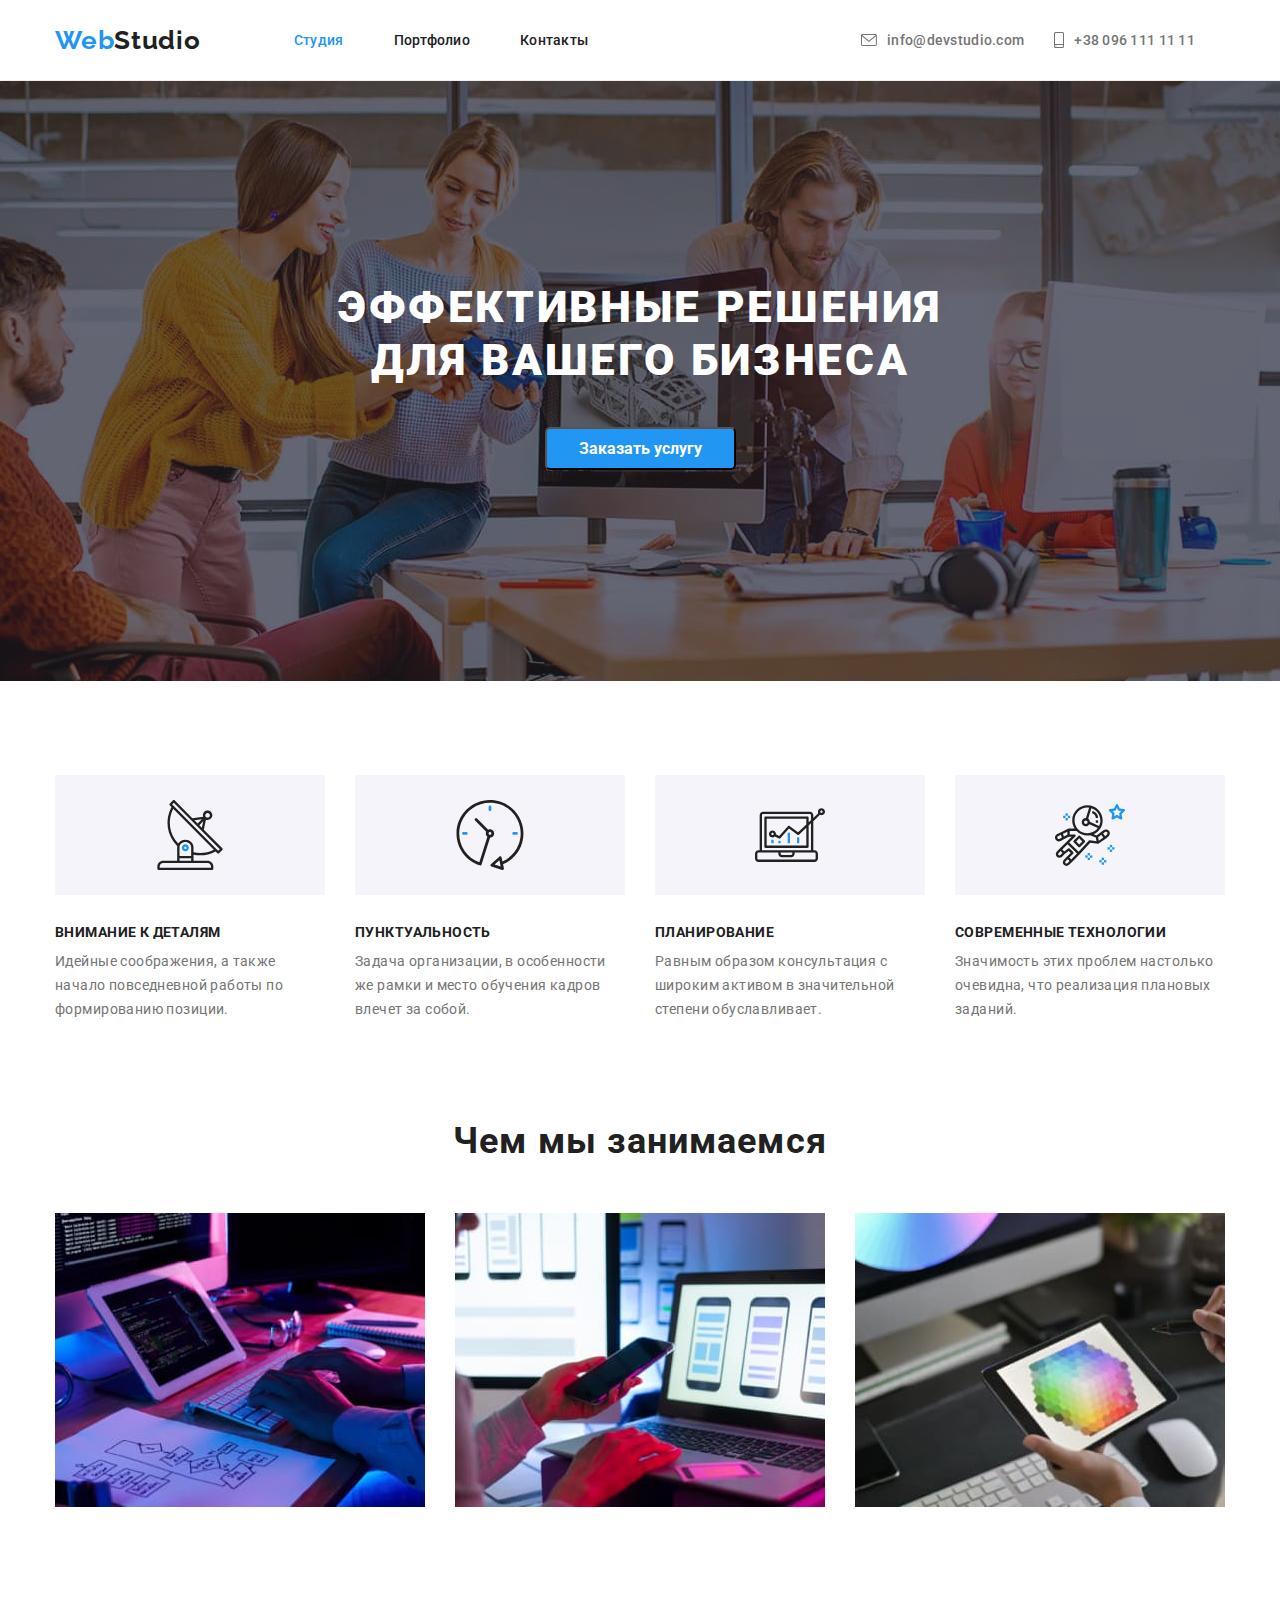
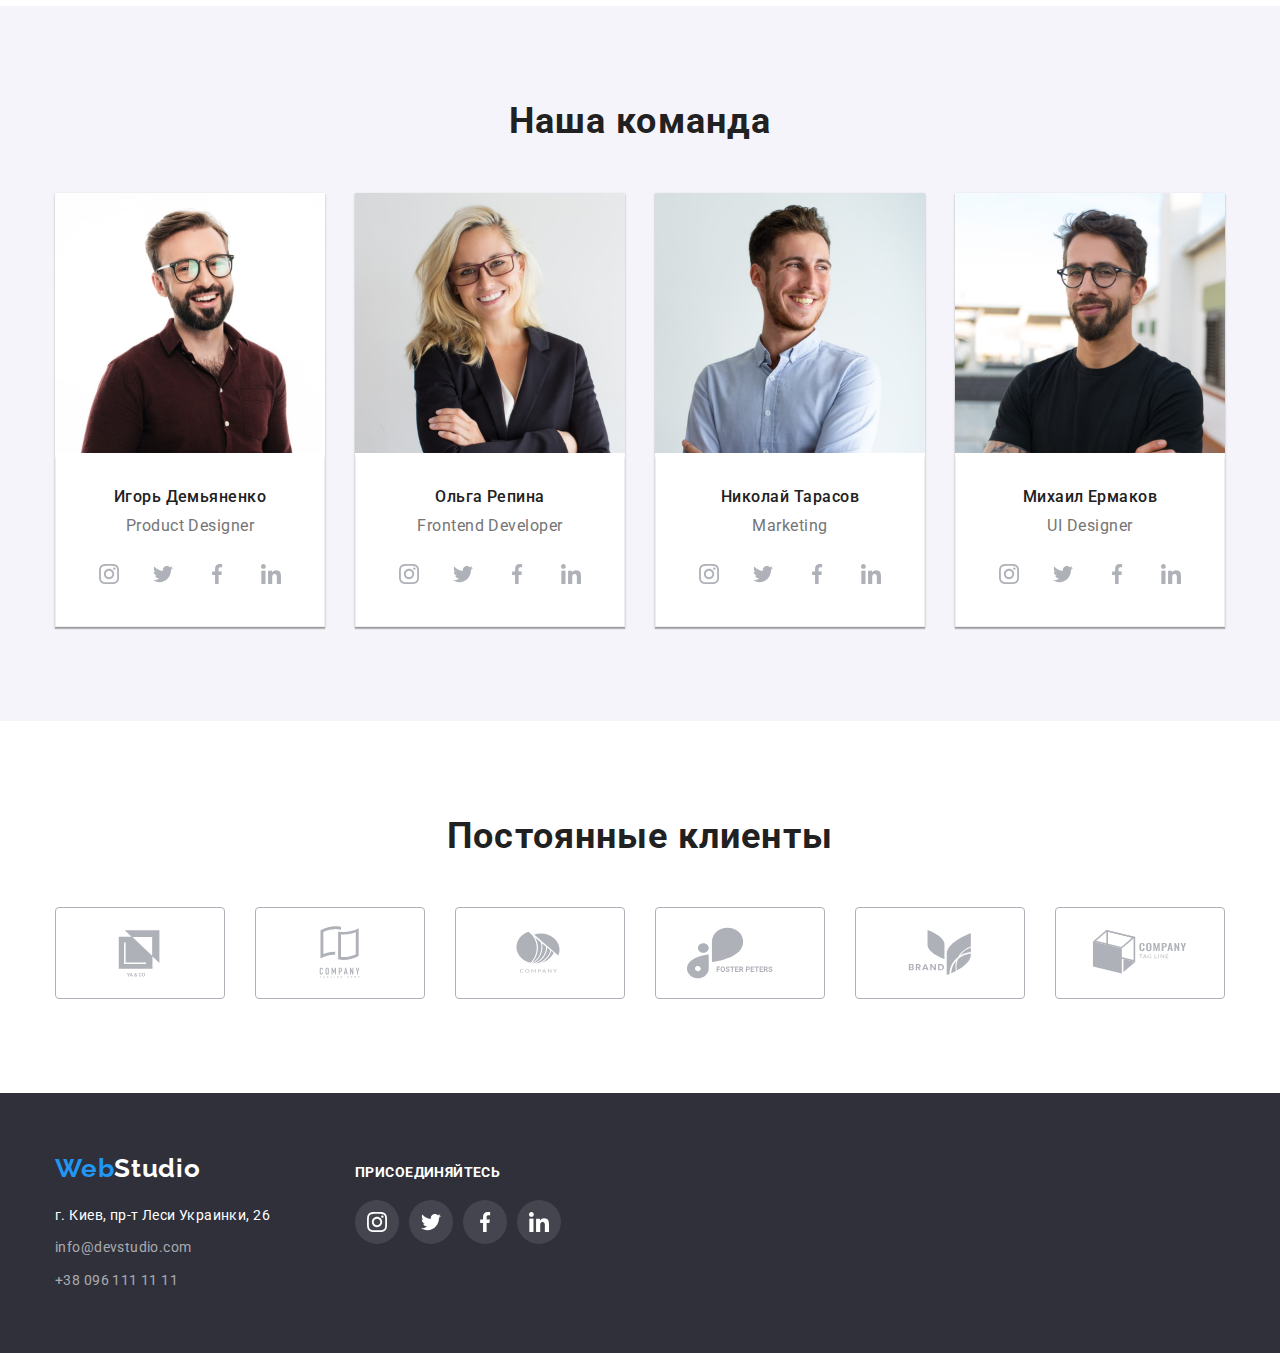
<file: index.html>
<!DOCTYPE html>
<html lang="en">
  <head>
    <meta charset="UTF-8" />
    <meta http-equiv="X-UA-Compatible" content="IE=edge" />
    <meta name="viewport" content="width=device-width, initial-scale=1.0" />
    <title>Document</title>
    <link
      rel="stylesheet"
      href="https://cdnjs.cloudflare.com/ajax/libs/modern-normalize/1.1.0/modern-normalize.min.css"
    />
    <link rel="stylesheet" href="./css/styles.css" />
    <link rel="preconnect" href="https://fonts.googleapis.com" />
    <link rel="preconnect" href="https://fonts.gstatic.com" crossorigin />
    <link
      href="https://fonts.googleapis.com/css2?family=Raleway:wght@700&family=Roboto:wght@400;500;700;900&display=swap"
      rel="stylesheet"
    />
  </head>
  <body>
    <header>
      <div class="container all-nav">
        <nav class="main-nav">
          <a class="class-header-logo" href
            >Web
            <span class="second-class">Studio</span>
          </a>

          <ul class="site-nav list">
            <li class="item"><a href=" " class="link current">Студия</a></li>
            <li class="item">
              <a href="./portfolio.html" class="link">Портфолио</a>
            </li>
            <li class="item"><a href=" " class="link">Контакты</a></li>
          </ul>
        </nav>

        <ul class="header-contacts list">
          <li class="header-contact-list-item">
            <a href="mailto:info@devstudio.com" class="head-contact-link">
              <svg class="mail-icon" width="16" height="12">
                <use href="images/icons.svg#icon-envelope"></use>
              </svg>
              info@devstudio.com</a
            >
          </li>
          <li class="header-contact-list-item">
            <a href="tel:+380961111111" class="head-contact-link">
              <svg class="mail-icon" width="10" height="16">
                <use href="images/icons.svg#icon-smartphone"></use>
              </svg>
              +38 096 111 11 11</a
            >
          </li>
        </ul>
      </div>
    </header>

    <main>
      <section class="hero">
        <div class="container">
          <h1 class="hero-title">
            Эффективные решения<br />для вашего бизнеса
          </h1>
          <button type="button" class="button main">Заказать услугу</button>
        </div>
      </section>

      <section class="second section">
        <div class="container worker-info">
          <h2 hidden>Детали секции</h2>
          <ul class="section-list list">
            <li class="section-info icon-first">
              <h3 class="title">Внимание к деталям</h3>
              <p class="info-title">
                Идейные соображения, а также начало повседневной работы по
                формированию позиции.
              </p>
            </li>

            <li class="section-info icon-second">
              <h3 class="title">Пунктуальность</h3>
              <p class="info-title">
                Задача организации, в особенности же рамки и место обучения
                кадров влечет за собой.
              </p>
            </li>

            <li class="section-info icon-third">
              <h3 class="title">Планирование</h3>
              <p class="info-title">
                Равным образом консультация с широким активом в значительной
                степени обуславливает.
              </p>
            </li>

            <li class="section-info icon-fourth">
              <h3 class="title">Современные технологии</h3>
              <p class="info-title">
                Значимость этих проблем настолько очевидна, что реализация
                плановых заданий.
              </p>
            </li>
          </ul>
        </div>
      </section>

      <section class="third-section">
        <div class="container info-activity">
          <h2 class="activity">Чем мы занимаемся</h2>
          <ul class="photos list">
            <li class="photo-section">
              <img
                src="./images/img111.jpg"
                alt="Печатает на клавиатуре"
                width="370"
                height="294"
              />
            </li>
            <li class="photo-section">
              <img
                src="./images/img222.jpg"
                alt="Телефон и компьютер"
                width="370"
                height="294"
              />
            </li>
            <li class="photo-section">
              <img
                src="./images/img333.jpg"
                alt="3D макет"
                width="370"
                height="294"
              />
            </li>
          </ul>
        </div>
      </section>

      <section class="section-team section">
        <div class="container">
          <h2 class="our-team">Наша команда</h2>
          <ul class="team-info list">
            <li class="team-worker">
              <img
                src="./images/ihor1.jpg"
                alt="Фото работника"
                width="270"
                height="260"
              />
              <div class="team">
                <h3 class="worker">Игорь Демьяненко</h3>
                <p class="profession">Product Designer</p>
                <ul class="team-list-icon list">
                  <li class="team-item-icon">
                    <a href="" class="team-link-icon">
                      <svg class="team-icon" width="20" height="20">
                        <use href="images/icons.svg#icon-inst-main"></use>
                      </svg>
                    </a>
                  </li>
                  <li class="team-item-icon">
                    <a href="" class="team-link-icon">
                      <svg class="team-icon" width="20" height="20">
                        <use href="images/icons.svg#icon-twitter-main"></use>
                      </svg>
                    </a>
                  </li>
                  <li class="team-item-icon">
                    <a href="" class="team-link-icon">
                      <svg class="team-icon" width="20" height="20">
                        <use href="images/icons.svg#icon-face-main"></use>
                      </svg>
                    </a>
                  </li>
                  <li class="team-item-icon">
                    <a href="" class="team-link-icon">
                      <svg class="team-icon" width="20" height="20">
                        <use href="images/icons.svg#icon-link-main"></use>
                      </svg>
                    </a>
                  </li>
                </ul>
              </div>
            </li>

            <li class="team-worker">
              <img
                src="./images/olha1.jpg"
                alt="Фото работника"
                width="270"
                height="260"
              />
              <div class="team">
                <h3 class="worker">Ольга Репина</h3>
                <p class="profession">Frontend Developer</p>
                <ul class="team-list-icon list">
                  <li class="team-item-icon">
                    <a href="" class="team-link-icon">
                      <svg class="team-icon" width="20" height="20">
                        <use href="images/icons.svg#icon-inst-main"></use>
                      </svg>
                    </a>
                  </li>
                  <li class="team-item-icon">
                    <a href="" class="team-link-icon">
                      <svg class="team-icon" width="20" height="20">
                        <use href="images/icons.svg#icon-twitter-main"></use>
                      </svg>
                    </a>
                  </li>
                  <li class="team-item-icon">
                    <a href="" class="team-link-icon">
                      <svg class="team-icon" width="20" height="20">
                        <use href="images/icons.svg#icon-face-main"></use>
                      </svg>
                    </a>
                  </li>
                  <li class="team-item-icon">
                    <a href="" class="team-link-icon">
                      <svg class="team-icon" width="20" height="20">
                        <use href="images/icons.svg#icon-link-main"></use>
                      </svg>
                    </a>
                  </li>
                </ul>
              </div>
            </li>
            <li class="team-worker">
              <img
                src="./images/nick1.jpg"
                alt="Фото работник"
                width="270"
                height="260"
              />
              <div class="team">
                <h3 class="worker">Николай Тарасов</h3>
                <p class="profession">Marketing</p>
                <ul class="team-list-icon list">
                  <li class="team-item-icon">
                    <a href="" class="team-link-icon">
                      <svg class="team-icon" width="20" height="20">
                        <use href="images/icons.svg#icon-inst-main"></use>
                      </svg>
                    </a>
                  </li>
                  <li class="team-item-icon">
                    <a href="" class="team-link-icon">
                      <svg class="team-icon" width="20" height="20">
                        <use href="images/icons.svg#icon-twitter-main"></use>
                      </svg>
                    </a>
                  </li>
                  <li class="team-item-icon">
                    <a href="" class="team-link-icon">
                      <svg class="team-icon" width="20" height="20">
                        <use href="images/icons.svg#icon-face-main"></use>
                      </svg>
                    </a>
                  </li>
                  <li class="team-item-icon">
                    <a href="" class="team-link-icon">
                      <svg class="team-icon" width="20" height="20">
                        <use href="images/icons.svg#icon-link-main"></use>
                      </svg>
                    </a>
                  </li>
                </ul>
              </div>
            </li>
            <li class="team-worker">
              <img
                src="./images/mick1.jpg"
                alt="Фото работника"
                width="270"
                height="260"
              />
              <div class="team">
                <h3 class="worker">Михаил Ермаков</h3>
                <p class="profession">UI Designer</p>
                <ul class="team-list-icon list">
                  <li class="team-item-icon">
                    <a href="" class="team-link-icon">
                      <svg class="team-icon" width="20" height="20">
                        <use href="images/icons.svg#icon-inst-main"></use>
                      </svg>
                    </a>
                  </li>
                  <li class="team-item-icon">
                    <a href="" class="team-link-icon">
                      <svg class="team-icon" width="20" height="20">
                        <use href="images/icons.svg#icon-twitter-main"></use>
                      </svg>
                    </a>
                  </li>
                  <li class="team-item-icon">
                    <a href="" class="team-link-icon">
                      <svg class="team-icon" width="20" height="20">
                        <use href="images/icons.svg#icon-face-main"></use>
                      </svg>
                    </a>
                  </li>
                  <li class="team-item-icon">
                    <a href="" class="team-link-icon">
                      <svg class="team-icon" width="20" height="20">
                        <use href="images/icons.svg#icon-link-main"></use>
                      </svg>
                    </a>
                  </li>
                </ul>
              </div>
            </li>
          </ul>
        </div>
      </section>

      <section class="section">
        <div class="container clients-container">
          <h3 class="clients-title">Постоянные клиенты</h3>
          <ul class="clients-list list">
            <li class="clients-list-item">
              <a href=" " class="clients-icon">
                <svg class="clients-icon-img" width="170" height="92">
                  <use href="images/icons.svg#icon-logo-first"></use>
                </svg>
              </a>
            </li>
            <li class="clients-list-item">
              <a href=" " class="clients-icon">
                <svg class="clients-icon-img" width="170" height="92">
                  <use href="images/icons.svg#icon-logo-second"></use>
                </svg>
              </a>
            </li>
            <li class="clients-list-item">
              <a href=" " class="clients-icon">
                <svg class="clients-icon-img" width="170" height="92">
                  <use href="images/icons.svg#icon-logo-third"></use>
                </svg>
              </a>
            </li>
            <li class="clients-list-item">
              <a href=" " class="clients-icon">
                <svg class="clients-icon-img" width="170" height="92">
                  <use href="images/icons.svg#icon-logo-fourth"></use>
                </svg>
              </a>
            </li>
            <li class="clients-list-item">
              <a href=" " class="clients-icon">
                <svg class="clients-icon-img" width="170" height="92">
                  <use href="images/icons.svg#icon-logo-fifth"></use>
                </svg>
              </a>
            </li>
            <li class="clients-list-item">
              <a href=" " class="clients-icon">
                <svg class="clients-icon-img" width="170" height="92">
                  <use href="images/icons.svg#icon-logo-sixth"></use>
                </svg>
              </a>
            </li>
          </ul>
        </div>
      </section>
    </main>

    <footer class="site-footer">
      <div class="footer-container container">
            <div>
              <a class="logo-footer link" href="./index.html"
                >Web
                <span class="another-class">Studio</span>
              </a>

               <address class="info">
              <ul class="contact-info list">
                <li class="footer-class">
                  <a
                    href="https://goo.gl/maps/gQr4hHUSBrAV48xG7"
                    class="info-map"
                    >г. Киев, пр-т Леси Украинки, 26</a
                  >
                </li>
                <li class="footer-class">
                  <a href="mailto:info@devstudio.com" class="information"
                    >info@devstudio.com</a
                  >
                </li>
                <li class="footer-class">
                  <a href="tel:+380961111111" class="information"
                    >+38 096 111 11 11</a
                  >
                </li>
              </ul>
            </address>
          </div>

           
            <div class="footer-social-link-wrapper">
            <p class="footer-title">Присоединяйтесь</p>
            <ul class="footer-social-icon list">
              <li class="footer-first">
                <a href="" class="footer-social-link">
                  <svg class="icon-sotial-list-footer" width="20" height="20">
                    <use href="./images/icons.svg#icon-inst-footer"></use>
                  </svg>
                </a>
              </li>
              <li class="footer-first">
                <a href="" class="footer-social-link">
                  <svg class="icon-sotial-list-footer" width="20" height="20">
                    <use href="./images/icons.svg#icon-twitter-footer"></use>
                  </svg>
                </a>
              </li>
              <li class="footer-first">
                <a href="" class="footer-social-link">
                  <svg class="icon-sotial-list-footer" width="20" height="20">
                    <use href="./images/icons.svg#icon-face-footer"></use>
                  </svg>
                </a>
              </li>
              <li class="footer-first">
                <a href="" class="footer-social-link">
                  <svg class="icon-sotial-list-footer" width="20" height="20">
                    <use href="./images/icons.svg#icon-link-footer"></use>
                  </svg>
                </a>
              </li>
            </ul>
          </div>
          </div>
        </div>
      </div>
    </footer>
  </body>
</html>
</file>
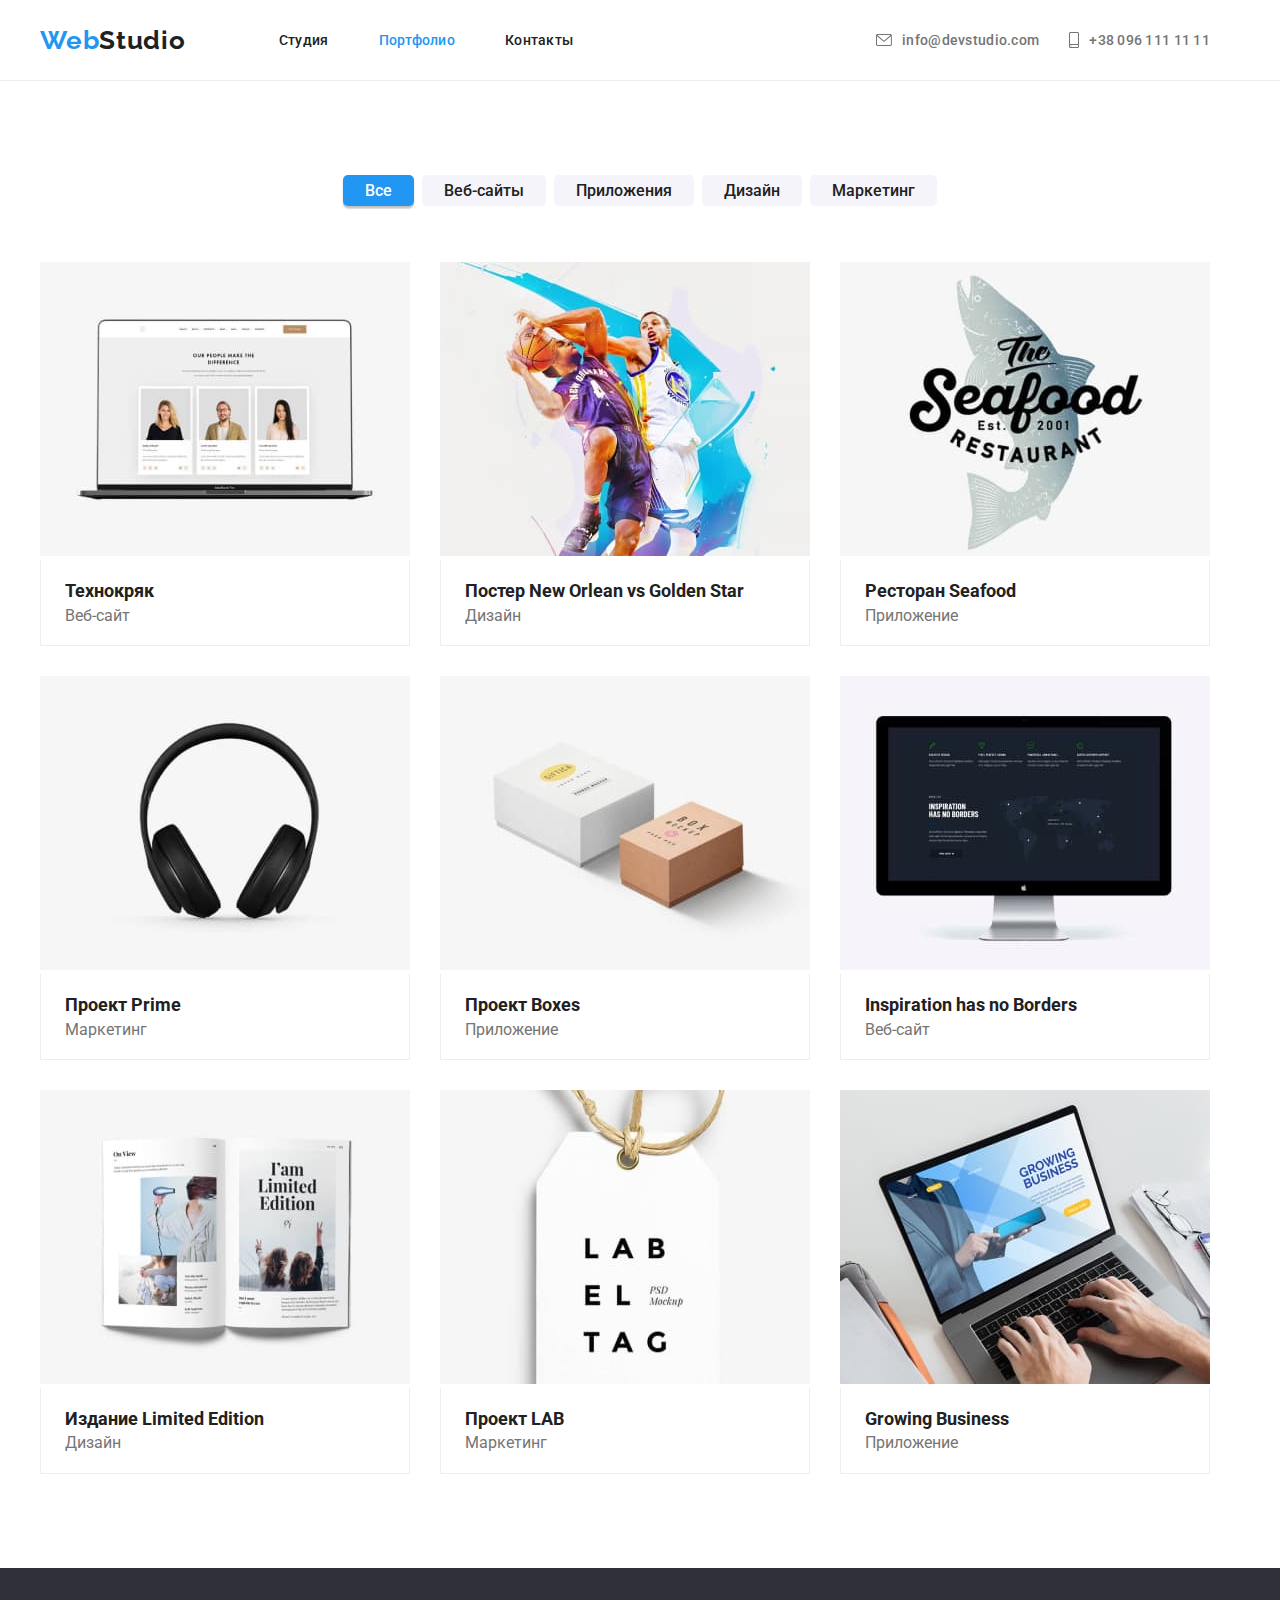
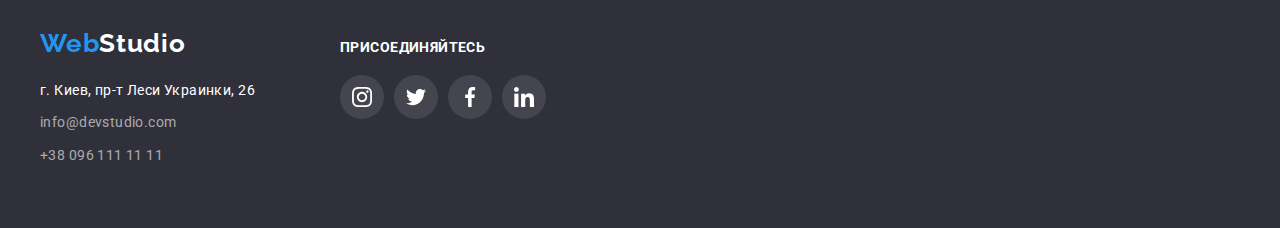
<file: portfolio.html>
<!DOCTYPE html>
<html lang="en">
  <head>
    <meta charset="UTF-8" />
    <meta http-equiv="X-UA-Compatible" content="IE=edge" />
    <meta name="viewport" content="width=device-width, initial-scale=1.0" />
    <title>Document</title>
    <link rel="stylesheet" href="./css/styles.css" />
    <link rel="preconnect" href="https://fonts.googleapis.com" />
    <link rel="preconnect" href="https://fonts.gstatic.com" crossorigin />
    <link
      href="https://fonts.googleapis.com/css2?family=Raleway:wght@700&family=Roboto:wght@400;500;700;900&display=swap"
      rel="stylesheet"
    />
  </head>
  <body>
    <header>
      <div class="container all-nav">
        <nav class="main-nav">
            <a class="class-header-logo" href
            >Web
            <span class="second-class">Studio</span>
          </a>

          <ul class="site-nav list">
            <li class="item">
              <a href="./index.html" class="link">Студия</a>
            </li>
            <li class="item">
              <a href="./portfolio.html" class="link current">Портфолио</a>
            </li>
            <li class="item"><a href=" " class="link">Контакты</a></li>
          </ul>
        </nav>

        <ul class="header-contacts list">
          <li class="header-contact-list-item">
            <a href="mailto:info@devstudio.com" class="head-contact-link">
              <svg class="mail-icon" width="16" height="12">
                <use href="images/icons.svg#icon-envelope"></use>
              </svg>
              info@devstudio.com</a
            >
          </li>
          <li class="header-contact-list-item">
            <a href="tel:+380961111111" class="head-contact-link">
              <svg class="mail-icon" width="10" height="16">
                <use href="images/icons.svg#icon-smartphone"></use>
              </svg>
              +38 096 111 11 11</a
            >
          </li>
        </ul>
        </ul>
      </div>
    </header>
    <main>
    <section class="list-section">
      <div class="container buttons-list">
        <h1 hidden>Портфолио</h1>
          <ul class="buttons list">
            <li class="btn-list">
              <button type="button" class="button portfolio all">Все</button>
            </li>
            <li class="btn-list">
              <button type="button" class="button portfolio">Веб-сайты</button>
            </li>
            <li class="btn-list">
              <button type="button" class="button portfolio">Приложения</button>
            </li>
            <li class="btn-list">
              <button type="button" class="button portfolio">Дизайн</button>
            </li>
            <li class="btn-list">
              <button type="button" class="button portfolio">Маркетинг</button>
            </li>
          </ul>

          <ul class="flex-container list">
            <li class="flex-elements">
              <a href="" class="card"
                ><img src="./images/imgfirst1.jpg" alt="Технокряк" />
                <div class="flex">
                  <h2 class="title-card">Технокряк</h2>
                  <p class="text-card">Веб-сайт</p>
                </div>
              </a>
            </li>
            <li class="flex-elements">
              <a href="" class="card">
                <img
                  src="./images/imgsecond-2.jpg"
                  alt="Постер"
                  width="370"
                  height="294"
                />
                <div class="flex">
                  <h2 class="title-card">Постер New Orlean vs Golden Star</h2>
                  <p class="text-card">Дизайн</p>
                </div></a
              >
            </li>
            <li class="flex-elements">
              <a href="" class="card"
                ><img
                  src="./images/imgthird-2.jpg"
                  alt="Ресторан"
                  width="370"
                  height="294"
                />
                <div class="flex">
                  <h2 class="title-card">Ресторан Seafood</h2>
                  <p class="text-card">Приложение</p>
                </div></a
              >
            </li>
            <li class="flex-elements">
              <a href="" class="card"
                ><img
                  src="./images/img(3)-2.jpg"
                  alt="Проект Прайм"
                  width="370"
                  height="294"
                />
                <div class="flex">
                  <h2 class="title-card">Проект Prime</h2>
                  <p class="text-card">Маркетинг</p>
                </div></a
              >
            </li>
            <li class="flex-elements">
              <a href="" class="card"
                ><img
                  src="./images/img(4)-2.jpg"
                  alt="Проект Бокс"
                  width="370"
                  height="294"
                />
                <div class="flex">
                  <h2 class="title-card">Проект Boxes</h2>
                  <p class="text-card">Приложение</p>
                </div></a
              >
            </li>
            <li class="flex-elements">
              <a href="" class="card">
                <img
                  src="./images/img(5)-2.jpg"
                  alt="Вдохоновение"
                  width="370"
                  height="294"
                />
                <div class="flex">
                  <h2 class="title-card">Inspiration has no Borders</h2>
                  <p class="text-card">Веб-сайт</p>
                </div></a
              >
            </li>
            <li class="flex-elements">
              <a href="" class="card">
                <img
                  src="./images/img(6)-2.jpg"
                  alt="Издание"
                  width="370"
                  height="294"
                />
                <div class="flex">
                  <h2 class="title-card">Издание Limited Edition</h2>
                  <p class="text-card">Дизайн</p>
                </div></a
              >
            </li>
            <li class="flex-elements">
              <a href="" class="card">
                <img
                  src="./images/img(7)-2.jpg"
                  alt="Проект Лаб"
                  width="370"
                  height="294"
                />
                <div class="flex">
                  <h2 class="title-card">Проект LAB</h2>
                  <p class="text-card">Маркетинг</p>
                </div></a
              >
            </li>
            <li class="flex-elements">
              <a href="" class="card">
                <img
                  src="./images/img(8)-2.jpg"
                  alt="Бизнес"
                  width="370"
                  height="294"
                />
                <div class="flex">
                  <h2 class="title-card">Growing Business</h2>
                  <p class="text-card">Приложение</p>
                </div></a
              >
            </li>
          </ul>
        </section>
      </div>
    </main>

    <footer class="site-footer">
      <div class="footer-container container">
            <div>
              <a class="logo-footer link" href="./index.html"
                >Web
                <span class="another-class">Studio</span>
              </a>

               <address class="info">
              <ul class="contact-info list">
                <li class="footer-class">
                  <a
                    href="https://goo.gl/maps/gQr4hHUSBrAV48xG7"
                    class="info-map"
                    >г. Киев, пр-т Леси Украинки, 26</a
                  >
                </li>
                <li class="footer-class">
                  <a href="mailto:info@devstudio.com" class="information"
                    >info@devstudio.com</a
                  >
                </li>
                <li class="footer-class">
                  <a href="tel:+380961111111" class="information"
                    >+38 096 111 11 11</a
                  >
                </li>
              </ul>
            </address>
          </div>

           
            <div class="footer-social-link-wrapper">
            <p class="footer-title">Присоединяйтесь</p>
            <ul class="footer-social-icon list">
              <li class="footer-first">
                <a href="" class="footer-social-link">
                  <svg class="icon-sotial-list-footer" width="20" height="20">
                    <use href="./images/icons.svg#icon-inst-footer"></use>
                  </svg>
                </a>
              </li>
              <li class="footer-first">
                <a href="" class="footer-social-link">
                  <svg class="icon-sotial-list-footer" width="20" height="20">
                    <use href="./images/icons.svg#icon-twitter-footer"></use>
                  </svg>
                </a>
              </li>
              <li class="footer-first">
                <a href="" class="footer-social-link">
                  <svg class="icon-sotial-list-footer" width="20" height="20">
                    <use href="./images/icons.svg#icon-face-footer"></use>
                  </svg>
                </a>
              </li>
              <li class="footer-first">
                <a href="" class="footer-social-link">
                  <svg class="icon-sotial-list-footer" width="20" height="20">
                    <use href="./images/icons.svg#icon-link-footer"></use>
                  </svg>
                </a>
              </li>
            </ul>
          </div>
          </div>
        </div>
      </div>
    </footer>
  </body>
</html>
</file>
<file: css/styles.css>
:root {
  --primary-text-color: #212121;
  --secondary-text-color: #757575;
  --accent-color: #2196f3;
  --background-color-white: #ffffff;
  --links-footer-color: rgba(255, 255, 255, 0.6);
  --hero-background-grey: #2f303a;
  --botton-background-color: #f5f4fa;
  --team-background-color: #f5f4fa;
  --botton-hover-blue: #188ce8;
  --social-links-color: #afb1b8;
  --border-color: #eeeeee;
}

body {
  background-color: var(--background-color-white);
  color: var(--primary-text-color);
  font-family: Roboto, sans-serif;
  margin: 0;
}
header {
  border-bottom: 1px solid #eeeeee;
}
.list {
  list-style: none;
  padding: 0;
  margin: 0;
}
.logo {
  color: var(--accent-color);
}
.container {
  width: 1200px;
  padding-left: 15px;
  padding-right: 15px;
  margin-left: auto;
  margin-right: auto;
}
.section {
  padding-top: 94px;
  padding-bottom: 94px;
}
.img {
  display: block;
  max-width: 100%;
  height: auto;
}
/* Site nav */
.container .all-nav {
  width: 1200px;
  padding-left: 15px;
  padding-right: 15px;
  margin-right: auto;
  margin-left: auto;
}
.all-nav {
  display: flex;
  align-items: center;
  height: 80px;
}
.main-nav {
  display: flex;
  align-items: center;
}
.site-nav {
  display: flex;
  margin-left: 93px;
}
.site-nav .item {
  margin-right: 50px;
}
.site-nav .item:last-child {
  margin-right: 0;
}
.site-nav .link {
  display: block;
  padding-top: 32px;
  padding-bottom: 32px;
  color: var(--primary-text-color);
}
.site-nav .link:hover,
.site-nav .link:focus {
  color: var(--accent-color);
}
.site-nav .link.current {
  color: var(--accent-color);
}
.site-nav {
  font-family: "Roboto";
  font-weight: 500;
  font-size: 14px;
  line-height: 1.2;
  letter-spacing: 0.02em;
}
.site-nav a {
  text-decoration: none;
}

/* Header contacts */
.header-contacts a {
  color: var(--secondary-text-color);
  text-decoration: none;
}
.header-contacts a:hover,
.header-contacts a:focus {
  color: var(--accent-color);
}
.header-contacts {
  display: flex;
  align-items: center;
  font-family: "Roboto";
  font-weight: 500;
  font-size: 14px;
  margin-left: auto;
  line-height: 1.2;
  height: 80px;
  letter-spacing: 0.02em;
}
.header-contact-list-item {
  margin-right: 30px;
}
.header-contact-list-item {
  display: flex;
}
.head-contact-link {
  display: flex;
  align-items: center;
  padding-top: 32px;
  padding-bottom: 32px;
}
.mail-icon {
  margin-right: 10px;
  fill: currentColor;
}
.head-contact-link:hover,
.head-contact-link:focus {
  color: var(--accent-color);
  cursor: pointer;
}
.class-header-logo {
  font-family: Raleway;
  font-style: normal;
  font-weight: bold;
  font-size: 26px;
  line-height: 31px;
  letter-spacing: 0.03em;
  text-decoration: none;
  color: #2196f3;
  padding-top: 24px;
  padding-bottom: 24px;
}

/* Button */
.container .buttons {
  width: 1200px;
  margin-right: auto;
  margin-left: auto;
}
.button.main {
  font-family: "Roboto";
  font-weight: bold;
  font-size: 16px;
  line-height: 1.2;
  cursor: pointer;
  color: var(--background-color-white);
  background-color: var(--accent-color);
  padding: 10px 32px;
  min-width: 136px;
  text-align: center;
  border-radius: 5px;
}
.button.portfolio {
  font-family: "Roboto";
  font-weight: 500;
  font-size: 16px;
  line-height: 1.2;
  cursor: pointer;
  color: var(--primary-text-color);
  background-color: var(--botton-background-color);
  padding: 6px 22px;
  text-align: center;
  border-radius: 5px;
  border: none;
}
.button.portfolio.all {
  color: var(--background-color-white);
  background-color: var(--accent-color);
  box-shadow: 0px 3px 1px rgba(0, 0, 0, 0.1), 0px 1px 2px rgba(0, 0, 0, 0.08),
    0px 2px 2px rgba(0, 0, 0, 0.12);
}
.btn-list {
  margin-right: 8px;
}
.btn-list:nth-child(5) {
  margin-right: 0;
}
.button.main:hover,
.button.main:focus {
  background-color: var(--botton-hover-blue);
}
.buttons {
  display: flex;
  justify-content: center;
  margin-bottom: 56px;
}
.button.portfolio:hover,
.button.portfolio:focus {
  box-shadow: 0px 3px 1px rgba(0, 0, 0, 0.1), 0px 1px 2px rgba(0, 0, 0, 0.08),
    0px 2px 2px rgba(0, 0, 0, 0.12);
  background-color: var(--accent-color);
  color: var(--background-color-white);
}

/* Hero */
.hero {
  background-color: var(--hero-background-grey);
  text-align: center;
  padding-top: 200px;
  padding-bottom: 200px;
  background-image: linear-gradient(
      to right,
      rgba(47, 48, 58, 0.4),
      rgba(47, 48, 58, 0.4)
    ),
    url("../images/img-main.jpg");
  background-size: cover;
  max-width: 1600px;
  height: 600px;
  margin-left: auto;
  margin-right: auto;
  background-position: center;
}

.hero-title {
  font-family: "Roboto";
  font-weight: 900;
  font-size: 44px;
  line-height: 1.2;
  text-align: center;
  letter-spacing: 0.06em;
  text-transform: uppercase;
  color: var(--background-color-white);
  margin-top: 0;
  margin-bottom: 40px;
}

/* Section first */
.section-list {
  display: flex;
}
.section-list .title {
  color: var(--primary-text-color);
}
.section-list .info-title {
  color: var(--secondary-text-color);
}
.title {
  font-family: "Roboto";
  font-weight: bold;
  font-size: 14px;
  line-height: 1.1;
  margin-top: 0;

  margin-bottom: 10px;
  letter-spacing: 0.03em;
  text-transform: uppercase;
  color: var(--primary-text-color);
}
.info-title {
  font-family: "Roboto";
  font-weight: normal;
  font-size: 14px;
  line-height: 1.7;
  margin-top: 0;
  margin-bottom: 0;
  letter-spacing: 0.03em;
  color: var(--secondary-text-color);
}
.section-info {
  margin-right: 30px;
}
.section-info:nth-child(4) {
  margin-right: 0;
}
.section-info {
  width: 270px;
  height: 251px;
}

.section-info::before {
  content: "";
  height: 120px;
  display: block;
  background-color: var(--team-background-color);
  background-repeat: no-repeat;
  background-position: center;
  margin-bottom: 30px;
}
.icon-first::before {
  background-image: url(../images/antenna.svg);
}
.icon-second::before {
  background-image: url(../images/clock.svg);
}
.icon-third::before {
  background-image: url(../images/diagram.svg);
}
.icon-fourth::before {
  background-image: url(../images/astronaut.svg);
}
/* Activity*/

.container-activity {
  display: block;
}
.photos {
  display: flex;
}
.photo-section {
  margin-right: 30px;
}

.photo-section:nth-child(3n) {
  margin-right: 0;
}

.activity {
  font-family: "Roboto";
  font-weight: bold;
  font-size: 36px;
  line-height: 1.2;
  text-align: center;
  margin-top: 0;
  margin-bottom: 50px;
  letter-spacing: 0.03em;
  color: var(--primary-text-color);
}

.our-team {
  font-family: Roboto;
  font-weight: bold;
  font-size: 36px;
  line-height: 1.2;
  margin-top: 0;
  margin-bottom: 50px;
  text-align: center;
  letter-spacing: 0.03em;
  color: var(--primary-text-color);
}
.worker {
  font-family: Roboto;
  font-weight: 500;
  font-size: 16px;
  line-height: 1.2;
  margin-top: 0;
  margin-bottom: 10px;
  text-align: center;
  letter-spacing: 0.03em;
  color: var(--primary-text-color);
}
.profession {
  font-family: Roboto;
  font-weight: normal;
  font-size: 16px;
  line-height: 1.2;
  margin-top: 0;
  margin-bottom: 16px;
  text-align: center;
  letter-spacing: 0.03em;
  color: var(--secondary-text-color);
}
.team-info {
  display: flex;
}
.team {
  padding-top: 30px;
  padding-bottom: 30px;
}

.team-info .worker {
  color: var(--primary-text-color);
}
.team-info .profession {
  color: var(--secondary-text-color);
}
.section-team {
  background-color: var(--team-background-color);
}
.team-worker {
  background-color: var(--background-color-white);
  margin-right: 30px;
  display: block;
  width: 100%;
  height: auto;
  box-shadow: 0px 1px 3px rgba(0, 0, 0, 0.12), 0px 1px 1px rgba(0, 0, 0, 0.14),
    0px 2px 1px rgba(0, 0, 0, 0.2);
}
.team-worker:nth-child(4) {
  margin-right: 0;
}
.team {
  border: 1px solid #eeeeee;
  border-top: none;
}
.third-section {
  padding-bottom: 94px;
}

.team-list-icon {
  display: flex;
  width: 206px;
  margin: 0 auto;
  justify-content: space-between;
}

.team-link-icon {
  display: flex;
  justify-content: center;
  align-items: center;
  width: 44px;
  height: 44px;
  background-color: var(--background-color-white);
  border-radius: 50%;
  color: var(--social-links-color);
}
.team-icon {
  fill: currentColor;
}
.team-link-icon:hover,
.team-link-icon:focus {
  color: var(--background-color-white);
  background-color: var(--accent-color);
}
/* Постоянные клиенты*/
.clients-title {
  font-family: "Roboto";
  font-style: normal;
  font-weight: 700;
  font-size: 36px;
  margin-top: 0;
  margin-bottom: 50px;
  line-height: 42px;
  text-align: center;
  letter-spacing: 0.03em;
}
.clients-list {
  display: flex;
}
.clients-icon {
  display: flex;
  width: 170px;
  height: 92px;
  border: 1px solid #afb1b8;
  border-radius: 4px;
  justify-content: center;
  align-items: center;
}
.clients-icon-img {
  fill: #afb1b8;
  display: flex;
  width: 106px;
  height: 60px;
}
.clients-list-item:not(:last-child) {
  margin-right: 30px;
}
.clients-icon-img {
  fill: var(--social-links-color);
}
.clients-icon:hover .clients-icon-img,
.clients-icon:focus .clients-icon-img {
  fill: var(--accent-color);
}

.clients-icon:hover,
.clients-icon:focus {
  outline: 1px solid var(--accent-color);
}

/* Портфолио */
.list-section {
  padding-top: 94px;
  padding-bottom: 94px;
}
.flex-container {
  display: flex;
  flex-wrap: wrap;
  margin-top: 0;
  padding-left: 0;
}
.flex-elements {
  width: 370px;
  margin-right: 30px;
  margin-bottom: 30px;
}
.flex-elements:nth-child(3n) {
  margin-right: 0;
}
.flex-elements:nth-last-child(-n + 3) {
  margin-bottom: 0;
}
.card {
  display: block;
  text-decoration: none;
}
.card:hover,
.card:focus {
  box-shadow: 0px 1px 1px rgba(0, 0, 0, 0.12), 0px 4px 4px rgba(0, 0, 0, 0.06),
    1px 4px 6px rgba(0, 0, 0, 0.16);
}
.title-card {
  font-family: "Roboto";
  font-weight: bold;
  font-size: 18px;
  line-height: 1.2;
  margin-top: 0;
  margin-bottom: 0;
  margin-bottom: 4px;
  color: var(--primary-text-color);
}
.text-card {
  font-family: "Roboto";
  font-weight: normal;
  font-size: 16px;
  line-height: 1.2;
  margin-top: 0;
  margin-bottom: 0;

  color: var(--secondary-text-color);
}
.flex-elements {
  box-sizing: border-box;
}
.flex {
  padding: 20px 24px;
  border-left: 1px solid var(--border-color);
  border-right: 1px solid var(--border-color);
  border-bottom: 1px solid var(--border-color);
}
/* footer*/
.footer-container {
  display: flex;
  align-items: baseline;
  padding: 0 15px;
  margin: 0 auto;
}

.logo-footer {
  font-family: Raleway;
  font-style: normal;
  font-weight: bold;
  font-size: 26px;
  line-height: 31px;
  padding-bottom: 0;
  padding-top: 0;
  letter-spacing: 0.03em;
  text-decoration: none;
  color: var(--accent-color);
  margin-bottom: 20px;
}
.another-class {
  color: var(--background-color-white);
  margin-left: -7px;
}
.second-class {
  color: var(--primary-text-color);
  margin-left: -7px;
  padding-top: 24px;
  padding-bottom: 24px;
}

.info {
  font-family: "Roboto";
  font-style: normal;
  font-weight: normal;
  font-size: 14px;
  line-height: 1.7;
  letter-spacing: 0.03em;
  min-width: 230px;
}
.site-footer {
  background-color: var(--hero-background-grey);
  padding: 60px 0;
}
.info-map {
  color: var(--background-color-white);
}
.information {
  color: var(--links-footer-color);
}

.contact-info a:hover,
.contact-info a:focus {
  color: var(--accent-color);
}
.contact-info a {
  text-decoration: none;
}
.footer-class {
  margin-bottom: 9px;
}
.footer-class:nth-child(3) {
  margin-bottom: 0;
}

/* footer-icons*/

.footer-title {
  font-family: "Roboto";
  font-style: normal;
  font-weight: 700;
  font-size: 14px;
  line-height: 16px;
  margin-bottom: 20px;
  margin-top: 0;
  letter-spacing: 0.03em;
  text-transform: uppercase;
  color: var(--background-color-white);
}
.footer-social-link-wrapper {
  width: 206px;
  height: 80px;
  margin-left: 70px;
}
.general-footer {
  display: flex;
  align-items: baseline;
}
.footer-social-icon {
  display: flex;
}
a.link {
  display: block;
}

.footer-first:not(:last-child) {
  padding-right: 10px;
}
.footer-social-link {
  display: flex;
  align-items: center;
  justify-content: center;
  width: 44px;
  height: 44px;
  border-radius: 50%;
  background-color: rgba(255, 255, 255, 0.1);
}
.footer-social-link:hover,
.footer-social-link:focus {
  background-color: var(--accent-color);
}
.footer-social-list-footer {
  fill: var(--background-color-white);
}
</file>
